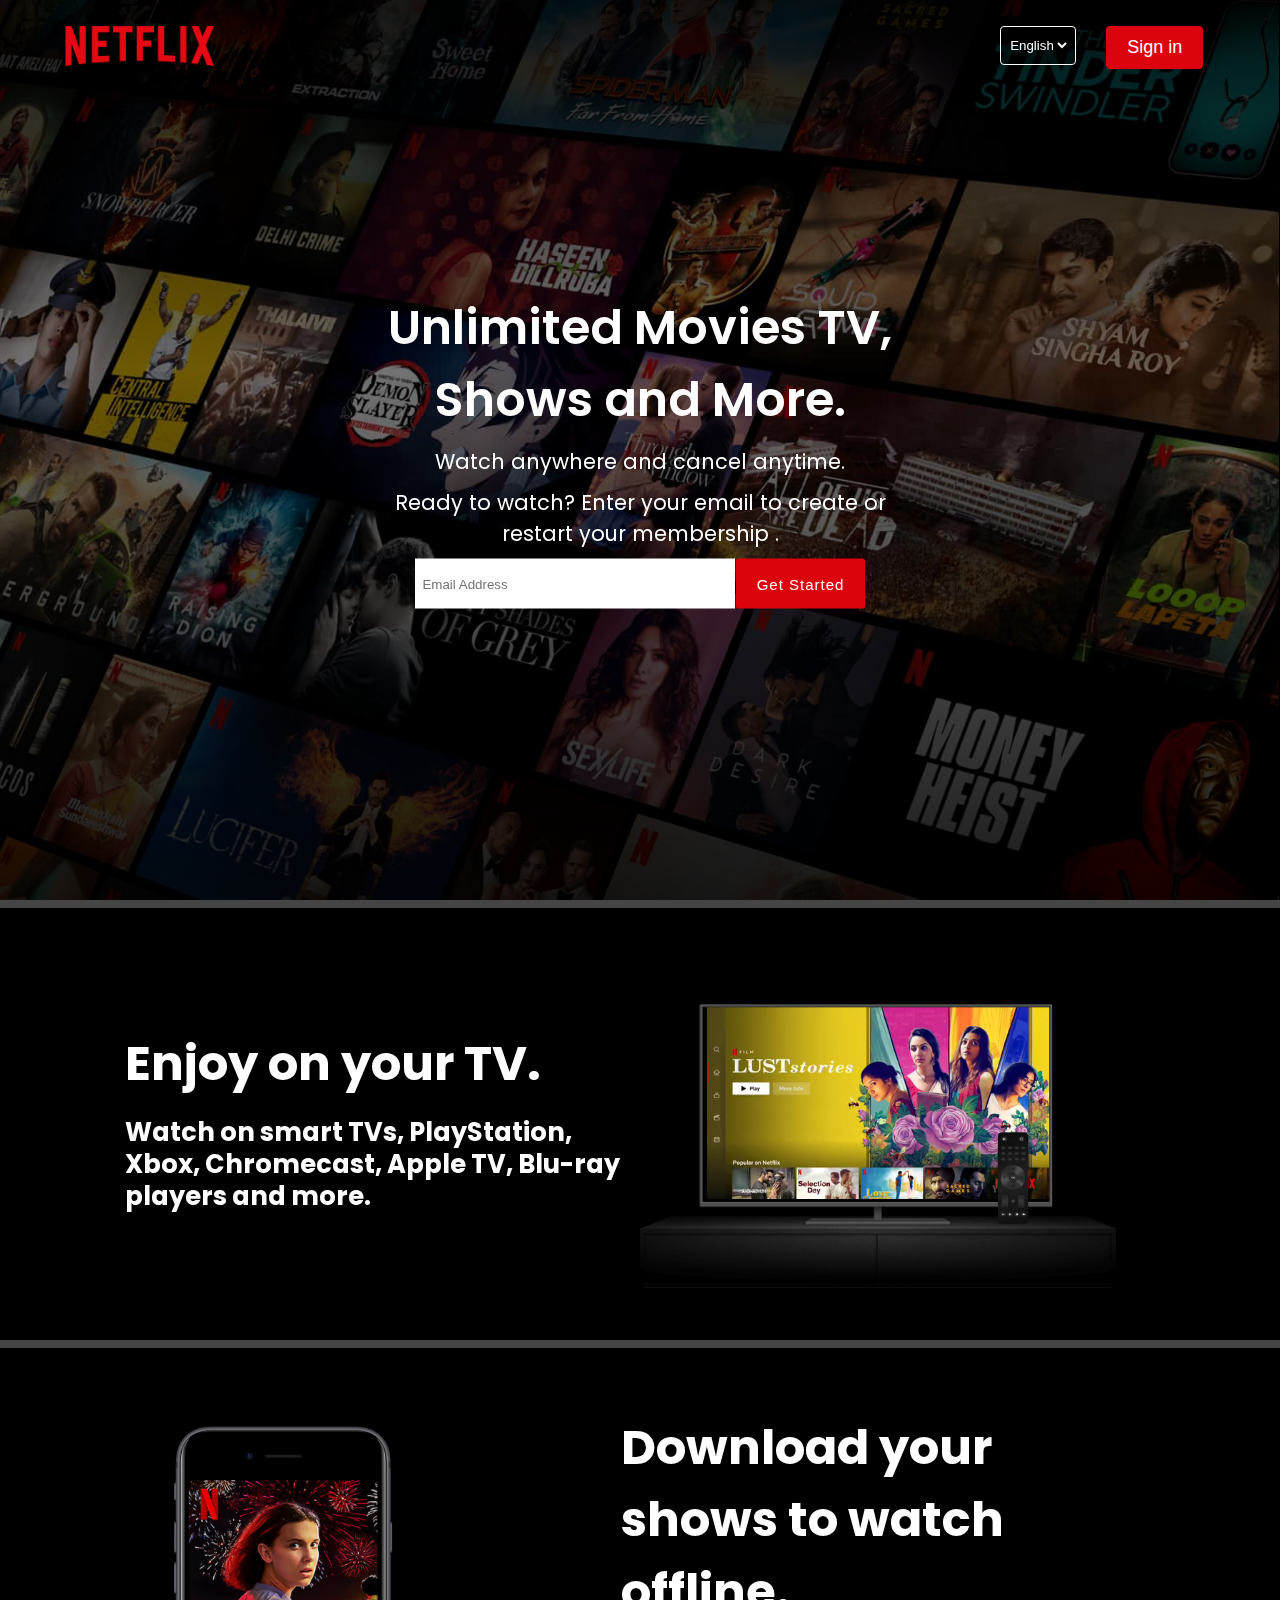
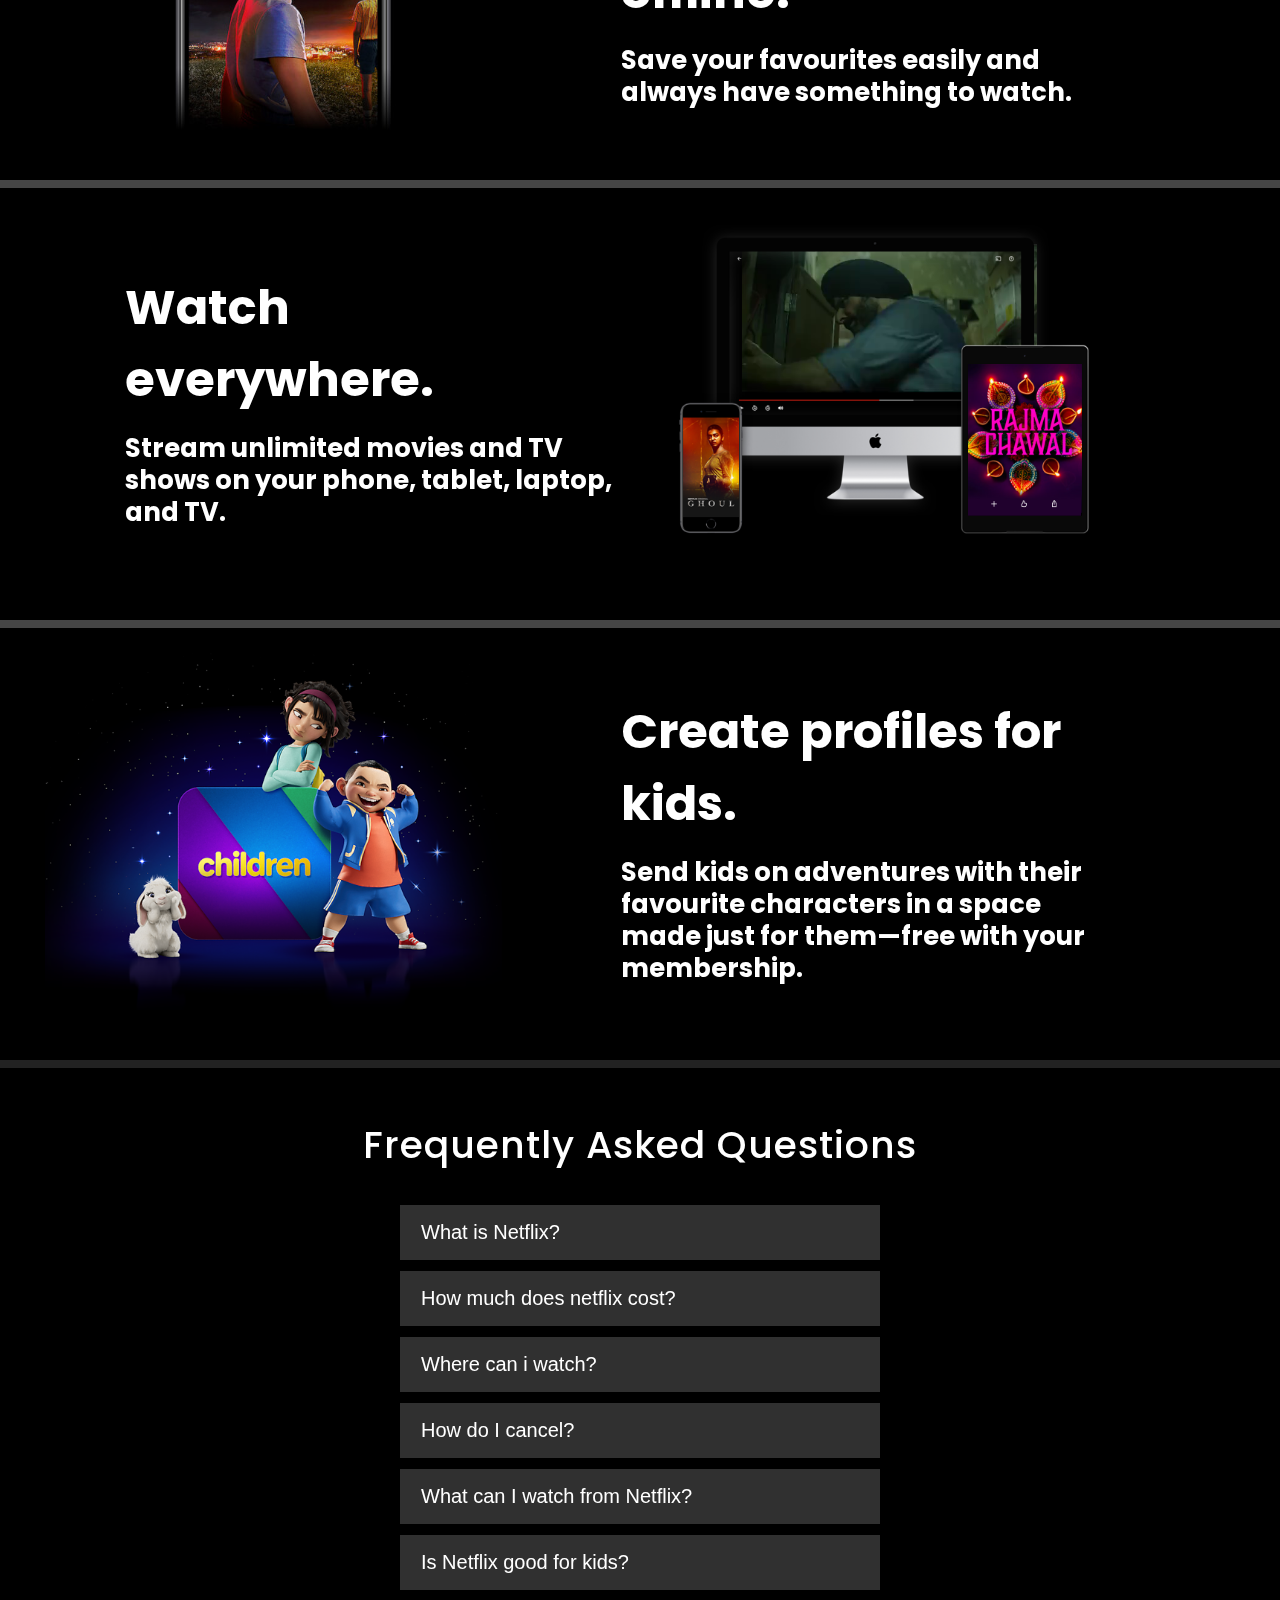
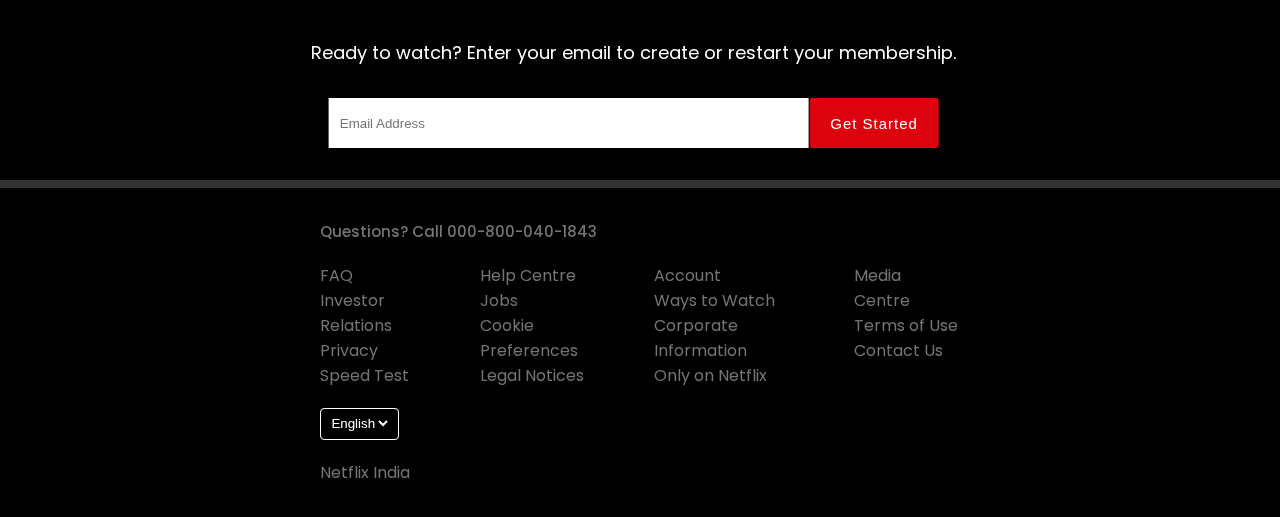
<file: index.html>
<html>
  <head>
    <meta name="description" content="Hello this is my first web page!." />
    <meta name="viewport" content="width=device-width, initial-scale=1.0" />
    <link rel="stylesheet" href="style1.css" />
    <link
      rel="stylesheet"
      href="https://pro.fontawesome.com/releases/v5.10.0/css/all.css"
      integrity="sha384-AYmEC3Yw5cVb3ZcuHtOA93w35dYTsvhLPVnYs9eStHfGJvOvKxVfELGroGkvsg+p"
      crossorigin="anonymous"
    />
    <link rel="preconnect" href="https://fonts.googleapis.com" />
    <link rel="preconnect" href="https://fonts.gstatic.com" crossorigin />
    <link
      href="https://fonts.googleapis.com/css2?family=Poppins:ital,wght@0,100;0,200;0,300;0,400;0,500;0,600;0,700;0,800;0,900;1,100;1,200;1,300;1,400;1,500;1,600;1,700;1,800;1,900&display=swap"
      rel="stylesheet"
    />
    <title>Netflix India - Watch TV Shows Online, Watch Movies Online</title>
    <link
      rel="icon"
      href="http://pngimg.com/uploads/netflix/small/netflix_PNG15.png"
    />
  </head>
  <body>
    <header>
      <nav class="navbar">
        <div class="navbar__brand">
          <img src="logo.png" alt="logo" class="brand__logo" />
        </div>

        <div class="navbar_nav_items">
          <div class="nav__item">
            <div class="dropdown__container">
              <i class="fas fa-globe"></i>
              <select
                name="languages"
                id="languagesSelect"
                class="language_drop_down"
              >
                <option value="english" selected>English</option>
                <option value="hindi">हिन्दी</option>
              </select>
            </div>
          </div>

          <div class="nav__item">
            <a href="signin.html">
              <button class="signin__button">Sign in</button>
            </a>
          </div>
        </div>
      </nav>
    </header>

    <main>
      <section class="hero">
        <div class="hero_bgimage_container">
          <img src="background.jpg" alt="BG hero image" class="hero_bg_image" />
        </div>
        <div class="hero_bg_overlay"></div>

        <div class="hero__card">
          <h1 class="hero__title">
            Unlimited Movies TV,<br />
            Shows and More.
          </h1>
          <p class="hero__subtitle">Watch anywhere and cancel anytime.</p>
          <p class="hero__description">
            Ready to watch? Enter your email to create or restart your
            membership .
          </p>

          <div class="email_form_container">
            <div class="form__container">
              <input
                type="email"
                class="email__input"
                placeholder="Email Address "
              />
            </div>
            <button class="primary__button">
              Get Started <i class="fal fa-chevron-right"></i>
            </button>
          </div>
        </div>
      </section>

      <section class="style-cards">
        <div class="card-1">
          <div class="desc-1">
            <h1>Enjoy on your TV.</h1>
            <h3>
              Watch on smart TVs, PlayStation, Xbox, Chromecast, Apple TV,
              Blu-ray players and more.
            </h3>
          </div>
          <img src="tv.png" alt="Netflix TV" />
          <video class="video-1" autoplay="" playsinline="" muted="" loop="">
            <source src="1.m4v" type="video/mp4" />
          </video>
        </div>
        <div class="card-2">
          <img src="3.jpg" alt="Netflix Mobile" />
          <div class="desc-2">
            <h1>Download your shows to watch offline.</h1>
            <h3>
              Save your favourites easily and always have something to watch.
            </h3>
          </div>
        </div>
        <div class="card-3">
          <div class="desc-3">
            <h1>Watch everywhere.</h1>
            <h3>
              Stream unlimited movies and TV shows on your phone, tablet,
              laptop, and TV.
            </h3>
          </div>
          <img src="4.png" alt="Device-Pile-In" />
          <video class="video-2" autoplay="" playsinline="" muted="" loop="">
            <source src="2.m4v" type="video/mp4" />
          </video>
        </div>
        <div class="card-0">
          <img src="child.png" alt="Netflix Mobile" />
          <div class="desc-0">
            <h1>Create profiles for kids.</h1>
            <h3>
              Send kids on adventures with their favourite characters in a space
              made just for them—free with your membership.
            </h3>
          </div>
        </div>
      </section>

      <section class="FAQ_list_container">
        <h1 class="FAQ__heading">Frequently Asked Questions</h1>
        <div class="FAQ__list">
          <div class="FAQ__accordian">
            <button class="FAQ__title">
              What is Netflix?<i class="fal fa-plus"></i>
            </button>
            <div class="FAQ__visible">
              <p>
                Netflix is a streaming service that offers a wide variety of
                award-winning TV shows, movies, anime, documentaries and more –
                on thousands of internet-connected devices.
              </p>
              <p>
                You can watch as much as you want, whenever you want, without a
                single ad – all for one low monthly price. There's always
                something new to discover, and new TV shows and movies are added
                every week!
              </p>
            </div>
          </div>
          <div class="FAQ__accordian">
            <button class="FAQ__title">
              How much does netflix cost?<i class="fal fa-plus"></i>
            </button>
            <div class="FAQ__visible">
              <p>
                Watch Netflix on your smartphone, tablet, Smart TV, laptop, or
                streaming device, all for one fixed monthly fee. Plans range
                from ₹ 199 to ₹ 799 a month. No extra costs, no contracts.
              </p>
            </div>
          </div>
          <div class="FAQ__accordian">
            <button class="FAQ__title">
              Where can i watch?<i class="fal fa-plus"></i>
            </button>
            <div class="FAQ__visible">
              <p>
                Watch anywhere, anytime, on an unlimited number of devices. Sign
                in with your Netflix account to watch instantly on the web at
                netflix.com from your personal computer or on any
                internet-connected device that offers the Netflix app, including
                smart TVs, smartphones, tablets, streaming media players and
                game consoles.
              </p>
              <p>
                You can also download your favourite shows with the iOS,
                Android, or Windows 10 app. Use downloads to watch while you're
                on the go and without an internet connection. Take Netflix with
                you anywhere.
              </p>
            </div>
          </div>
          <div class="FAQ__accordian">
            <button class="FAQ__title">
              How do I cancel?<i class="fal fa-plus"></i>
            </button>
            <div class="FAQ__visible">
              <p>
                Netflix is flexible. There are no annoying contracts and no
                commitments. You can easily cancel your account online in two
                clicks. There are no cancellation fees – start or stop your
                account anytime.
              </p>
            </div>
          </div>
          <div class="FAQ__accordian">
            <button class="FAQ__title">
              What can I watch from Netflix?<i class="fal fa-plus"></i>
            </button>
            <div class="FAQ__visible">
              <p>
                Netflix has an extensive library of feature films,
                documentaries, TV shows, anime, award-winning Netflix originals,
                and more. Watch as much as you want, anytime you want.
              </p>
            </div>
          </div>
          <div class="FAQ__accordian">
            <button class="FAQ__title">
              Is Netflix good for kids?<i class="fal fa-plus"></i>
            </button>
            <div class="FAQ__visible">
              <p>
                The Netflix Kids experience is included in your membership to
                give parents control while kids enjoy family-friendly TV shows
                and films in their own space.
              </p>
              <p>
                Kids profiles come with PIN-protected parental controls that let
                you restrict the maturity rating of content kids can watch and
                block specific titles you don’t want kids to see.
              </p>
            </div>
          </div>
        </div>
        <div class="FAQ_getstarted_email">
          <h3>
            Ready to watch? Enter your email to create or restart your
            membership.
          </h3>
          <div class="email_form_container">
            <div class="form__container">
              <input
                type="email"
                class="email__input"
                placeholder=" Email Address"
              />
            </div>
            <button class="primary__button">
              Get Started <i class="fal fa-chevron-right"></i>
            </button>
          </div>
        </div>
      </section>
    </main>

    <footer>
      <div class="footer_row_1">
        <h4>Questions? Call 000-800-040-1843</h4>
      </div>
      <div class="footer_row_2">
        <div class="column__1">
          <p>FAQ</p>
          <p>Investor Relations</p>
          <p>Privacy</p>
          <p>Speed Test</p>
        </div>
        <div class="column__2">
          <p>Help Centre</p>
          <p>Jobs</p>
          <p>Cookie Preferences</p>
          <p>Legal Notices</p>
        </div>
        <div class="column__3">
          <p>Account</p>
          <p>Ways to Watch</p>
          <p>Corporate Information</p>
          <p>Only on Netflix</p>
        </div>
        <div class="column__4">
          <p>Media Centre</p>
          <p>Terms of Use</p>
          <p>Contact Us</p>
        </div>
      </div>
      <div class="footer_row_3">
        <div class="dropdown__container1">
          <i class="fas fa-globe"></i>
          <select
            name="languages"
            id="languagesSelect"
            class="language_drop_down"
          >
            <option value="english" selected>English</option>
            <option value="hindi">हिन्दी</option>
          </select>
        </div>
      </div>
      <div class="footer_row_4">
        <p>Netflix India</p>
      </div>
    </footer>

    <script src="index.js"></script>
  </body>
</html>
</file>
<file: style1.css>
* {
  margin: 0%;
  top: 0px;
  left: 0px;
  padding: 0%;
}

 {
  margin: 0;
  padding: 0;
  box-sizing: border-box;
}

body {
  background-color: black;
  color: white;
  font-family: "Poppins", sans-serif;
}
.nav.navbar {
  padding: 0px;
  margin: 0px;
}

.navbar {
  padding: 0px;
  margin: 0px;
  position: absolute;
  top: 0;
  width: 89%;
  display: flex;
  justify-content: space-between;
  padding: 3% 5%;
  z-index: 10;
}
.navbar__brand {
  width: 100px;
  height: 100%;
}

.brand__logo {
  width: 100%;
  height: 100%;
}

.language_drop_down {
  background: transparent;
  border: none;
  color: white;
}

.language_drop_down:focus {
  outline: none;
}

.poster__container {
  width: 15%;
}
.download_gif_container {
  width: 3rem;
  height: 3rem;
}
.download_gif_container {
  width: 20%;
  height: 100%;
}
.gif {
  width: 100%;
  height: 100%;
}
.poster__details > h4 {
  font-size: 18px;
}
.poster__details > h6 {
  font-size: 14px;
}
.dropdown__container {
  border: 1px solid white;
  padding: 0.4rem;
  border-radius: 4px;
  background: rgba(0, 0, 0, 0.4);
}
.dropdown__container option {
  color: #000;
}
.dropdown__container1 {
  border: 1px solid white;
  padding: 0.4rem;
  border-radius: 4px;
  background: rgba(0, 0, 0, 0.4);
}
.dropdown__container1 option {
  color: #000;
}
.signin__button {
  cursor: pointer;
  background-color: #dc030f;
  border: 1px solid #dc030f;
  color: white;
  padding: 0.25rem 0.5rem;
  border-radius: 4px;
}

.navbar_nav_items {
  margin-right: 0px;
  display: flex;
}

.hero_bgimage_container {
  width: 100%;
  height: 80%;
}

.hero_bg_image {
  display: block;
  position: relative;
  top: 0px;
  left: -1px;
  width: 100%;
  height: 100vh;
  object-position: center;
  object-fit: cover;
}

.hero_bg_overlay {
  top: 0px;
  position: absolute;
  inset: 0;
  width: 100%;
  height: 102vh;
  background: rgba(0, 0, 0, 0.4);
  background-image: linear-gradient(
    to top,
    rgba(0, 0, 0, 0.8) 0,
    rgba(0, 0, 0, 0) 60%,
    rgba(0, 0, 0, 0.8) 100%
  );
}

.hero__card {
  position: absolute;
  top: 20%;
  text-align: center;
  display: flex;
  flex-direction: column;
  gap: 10px;
}

.hero__title {
  font-weight: 600;
  font-size: 2rem;
}

.hero__subtitle,
.hero__description {
  font-weight: 400;
  font-size: 1rem;
}

.hero__description {
  margin: 0 50px;
}

.email__input {
  border: none;
  background: transparent;
  width: 100%;
  height: 100%;
  padding-left: 7px;
}
.email__label {
  color: black;
  position: absolute;
  top: 28%;
  left: 2%;
  color: rgb(153, 149, 149);
  transition: 0.5s;
}

.email_form_container {
  display: flex;
  flex-direction: column;
  justify-content: center;
  align-items: center;
  gap: 15px;
}

.form__container {
  background-color: white;
  width: 90%;
  height: 50px;
  position: relative;
}

.email_input:focus + .email_label {
  top: 0.2rem;
  font-size: 10px;
}

.email_input:not(:placeholder-shown).emailinput:not(:focus) + .email_label {
  top: 0.2rem;
  font-size: 10px;
}

.email__input:focus-visible {
  outline: none;
}

.primary__button {
  cursor: pointer;
  background-color: #dc030f;
  border: 1px solid #dc030f;
  color: white;
  padding: 0.8rem 1.2rem;
  border-radius: 2px;
  font-size: 15px;
  letter-spacing: 1px;
}
.card-0,
.card-1,
.card-2,
.card-3 {
  border-top: 8px rgb(69, 69, 69) solid;
  padding: 50px;
}

.card-0 {
  position: relative;
  display: inline-grid;
  grid-template-columns: 40% 50%;
  text-align: left;
  align-items: center;
  padding: 25px 45px 50px;
}
.card-0 img {
  width: 100%;
  grid-column: 1/2;
  grid-row: 1/2;
}
.desc-0 {
  padding-left: 100px;
}
.card-1 {
  position: relative;
  display: inline-grid;
  grid-template-columns: 50% 40%;
  text-align: left;
  align-items: center;
  padding: 25px 45px 50px;
}

.desc-1 {
  padding-left: 80px;
}

.style-cards h1 {
  font-size: 3rem;
  padding: 1rem;
  padding-left: 0;
}

.style-cards h3 {
  font-size: 1.6rem;
  line-height: 2rem;
}

.card-1 video {
  padding-bottom: 18px;
  padding-right: 20px;
  position: relative;
  width: 100%;
  height: 54%;
  grid-column: 2/2;
  grid-row: 1/2;
  z-index: -1;
}

.card-1 img {
  width: 100%;
  grid-column: 2/2;
  grid-row: 1/2;
}

.card-2 {
  position: relative;
  display: inline-grid;
  grid-template-columns: 40% 50%;
  text-align: left;
  align-items: center;
  padding: 25px 45px 50px;
}
.card-2 img {
  width: 100%;
  grid-column: 1/2;
  grid-row: 1/2;
}
.desc-2 {
  padding-left: 100px;
}

.card-3 {
  position: relative;
  display: inline-grid;
  grid-template-columns: 50% 40%;
  text-align: left;
  align-items: center;
  padding: 25px 45px 50px;
}

.desc-3 {
  padding-left: 80px;
  padding-right: 20px;
}

.card-3 img {
  width: 100%;
  grid-column: 2/2;
  grid-row: 1/2;
}

.card-3 video {
  position: relative;
  top: -74px;
  left: 102px;
  width: 62%;
  height: 78%;
  grid-column: 2/2;
  grid-row: 1/2;
  z-index: -1;
}

.poster__container {
  width: 20%;
}

.poster {
  width: 100%;
  height: 100%;
}
.poster__details {
  width: 60%;
}
.poster__details > h4 {
  font-size: 13px;
  font-weight: 500;
}
.poster__details > h6 {
  font-size: 12px;
  font-weight: 400;
  color: rgb(63, 63, 246);
}

.download_gif_container {
  width: 20%;
  height: 100%;
}
.gif {
  width: 100%;
  height: 100%;
}

.FAQ__accordian {
  width: 100%;
}
.FAQ__title {
  width: 100%;
  display: flex;
  justify-content: space-between;
  padding: 15px 20px;
  font-size: 18px;
  background-color: #303030;
  border: 1px solid #303030;
  color: white;
}

.FAQ__visible {
  background-color: #303030;
  border-top: 1px solid black;
  max-height: 0;
  overflow: hidden;
  transition: max-height 0.5s ease-in-out;
}

.FAQ__visible > p {
  margin: 1rem;
}
.FAQ_list_container {
  border-top: 8px solid #222;
  padding: 2rem 0;
}
.FAQ__heading {
  font-size: 20px;
  text-align: center;
  font-weight: 600;
  margin: 1rem 3rem;
}

.FAQ__list {
  display: flex;
  flex-direction: column;
  justify-content: center;
  align-items: center;
  gap: 10px;
}

.FAQ_getstarted_email {
  text-align: center;
}

.FAQ_getstarted_email > h3 {
  font-size: 18px;
  font-weight: 400;
  margin: 2rem 0;
}

footer {
  border-top: 8px solid #333;
  padding: 2rem 1rem;
  color: #757575;
  display: flex;
  flex-direction: column;
  gap: 20px;
}

.footer_row_2 {
  display: flex;
  flex-wrap: wrap;
  justify-content: space-around;
  gap: 20px;
}

.footer_row_1 > h4 {
  font-size: 15px;
  font-weight: 500;
}

.footer_row3 > .dropdown_container {
  width: fit-content;
  border: 1px solid #757575;
  color: #757575;
}

.footer_row3 > .dropdowncontainer > .languagedrop_down {
  color: #757575;
}

@media (min-width: 768px) {
  .hero_bgimage_container {
    height: 100vh;
  }

  .hero_bg_overlay {
    height: 102vh;
  }
  .hero__card {
    top: 40%;
    left: 30%;
    transform: translate(-20%, -20%);
  }
  .hero__title {
    font-size: 3rem;
  }
  .hero__subtitle,
  .hero__description {
    font-size: 1.3rem;
  }

  .feature {
    padding: 4rem;
  }

  .feature__title {
    font-size: 35px;
  }

  .feature_sub_title {
    font-size: 20px;
  }
  .feature_2poster_container {
    max-width: 26em;
    height: 85px;
  }
  .poster__container {
    width: 15%;
  }
  .download_gif_container {
    width: 3rem;
    height: 3rem;
  }

  .poster__details > h4 {
    font-size: 18px;
  }
  .poster__details > h6 {
    font-size: 14px;
  }
  .FAQ__title {
    font-size: 20px;
  }
  .FAQ__heading {
    font-size: 38px;
    font-weight: 500;
    letter-spacing: 1px;
  }
  .FAQ__list {
    padding: 1rem 5rem;
  }
  .FAQ_getstarted_email {
    width: 75%;
    display: flex;
    flex-direction: column;
    justify-content: center;
    transform: translateX(15%);
  }
}

@media (min-width: 1024px) {
  .navbar {
    padding: 2% 5%;
  }

  .navbar__brand {
    width: 150px;
  }

  .signin__button {
    padding: 10px 20px;
    font-size: 18px;
  }
  .dropdown__container {
    padding: 10px 5px;
  }

  .navbar_nav_items {
    gap: 30px;
  }

  .hero__card {
    top: 50%;
    left: 50%;
    transform: translate(-50%, -50%);
  }

  .form__container {
    width: 50%;
  }
  .email_form_container {
    flex-direction: row;
    align-items: center;
    gap: 1px;
  }
  .primary__button {
    height: 50px;
  }

  .feature {
    display: flex;
    align-items: center;
    justify-content: space-between;
    gap: 20px;
  }

  .feature__details {
    text-align: left;
    padding: 0 6rem;
  }

  .feature__title {
    font-size: 50px;
  }

  .feature_sub_title {
    font-size: 25px;
  }

  .feature_image_container {
    max-width: 500px;
  }

  .feature:nth-child(even) {
    flex-direction: row-reverse;
  }

  .feature_2poster_container {
    max-width: 20em;
    height: 100px;
    padding: 1rem;
  }
  .poster__container {
    width: 20%;
  }
  .FAQ__list {
    padding: 1rem 25rem;
  }
  .FAQ_getstarted_email {
    transform: translateX(16%);
  }
  footer {
    padding: 2rem 20rem;
    justify-content: flex-start;
    text-align: left;
    align-items: flex-start;
  }

  .footer_row_2 {
    justify-content: space-between;
    align-items: flex-start;
    flex-wrap: nowrap;
  }

  .footer_row_1,
  .footer_row_3,
  .footer_row_4 {
    align-self: flex-start;
  }
}

@media only screen and (max-width: 769px) {
  .dropdown__container1 {
    display: none;
  }
  .dropdown__container {
    margin-right: 10px;
    height: 10px;
    justify-content: center;
    align-items: center;
  }
  .dropdown__container option {
    justify-content: center;
    align-items: center;
  }
  .card-3 video {
    position: relative;
    top: -37px;
    left: 52px;
    width: 60%;
    height: 75%;
    grid-column: 2/2;
    grid-row: 1/2;
    z-index: -1;
  }
  .style-cards h1 {
    font-size: 2rem;
  }
  .style-cards h3 {
    font-size: 1rem;
  }
}
@media only screen and (max-width: 426px) {
  .dropdown__container {
    padding: -1px 0 -2px 0;
    font-size: 10px;
    align-items: center;
    justify-content: center;
  }
  .hero_bg_image {
    height: 80vh;
  }
  .card-1,
  .card-3,
  .card-2,
  .card-0 {
    display: flex;
    flex-direction: column;
  }
  .desc-0,
  .desc-2,
  .desc-1,
  .desc-3 {
    padding-left: 0px;
  }
  .card-1 {
    padding-bottom: 0px;
  }
  .card-1 video {
    padding-bottom: 0px;
    padding-right: 0px;
    width: 75%;
    height: 54%;
    top: -200px;
  }
  .card-3 video {
    position: relative;
    top: -230px;
    left: 0px;
    width: 62%;
    height: 78%;
    grid-column: 2/2;
    grid-row: 1/2;
    z-index: -1;
  }
}
</file>
